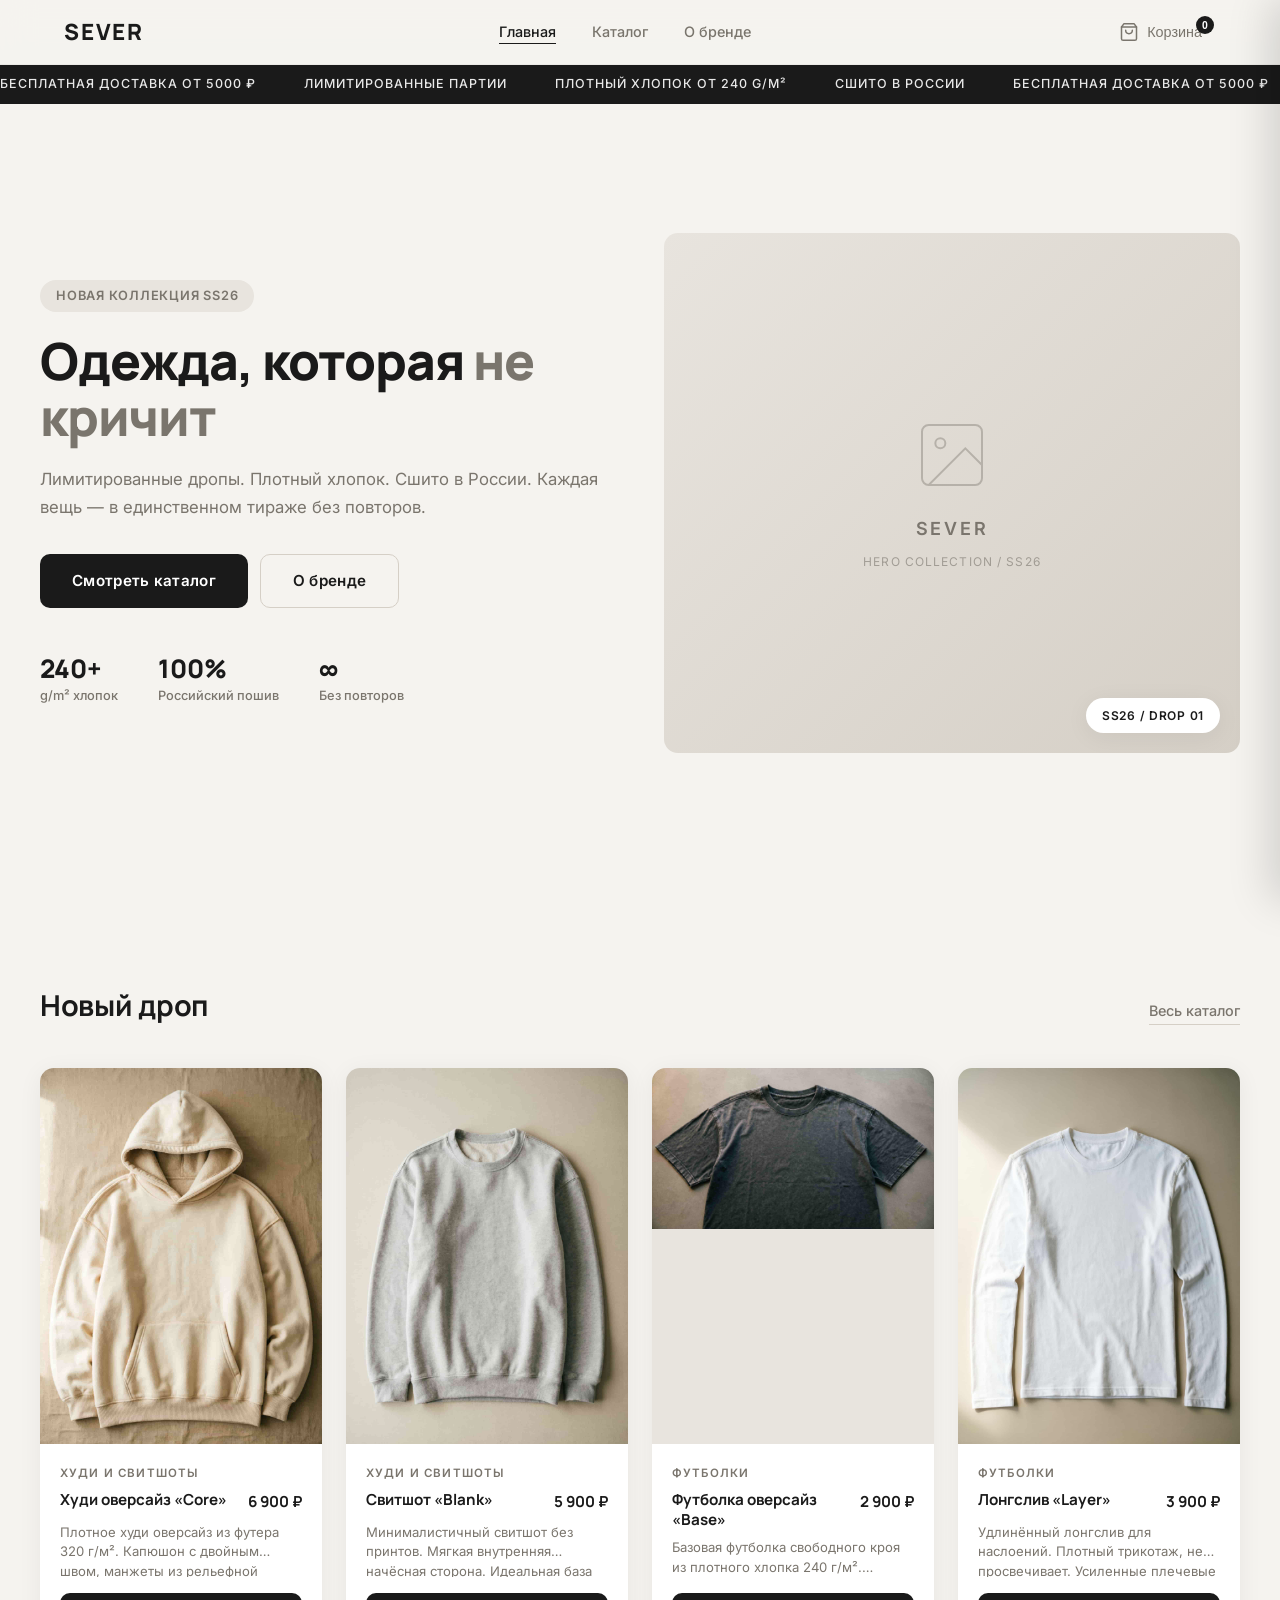
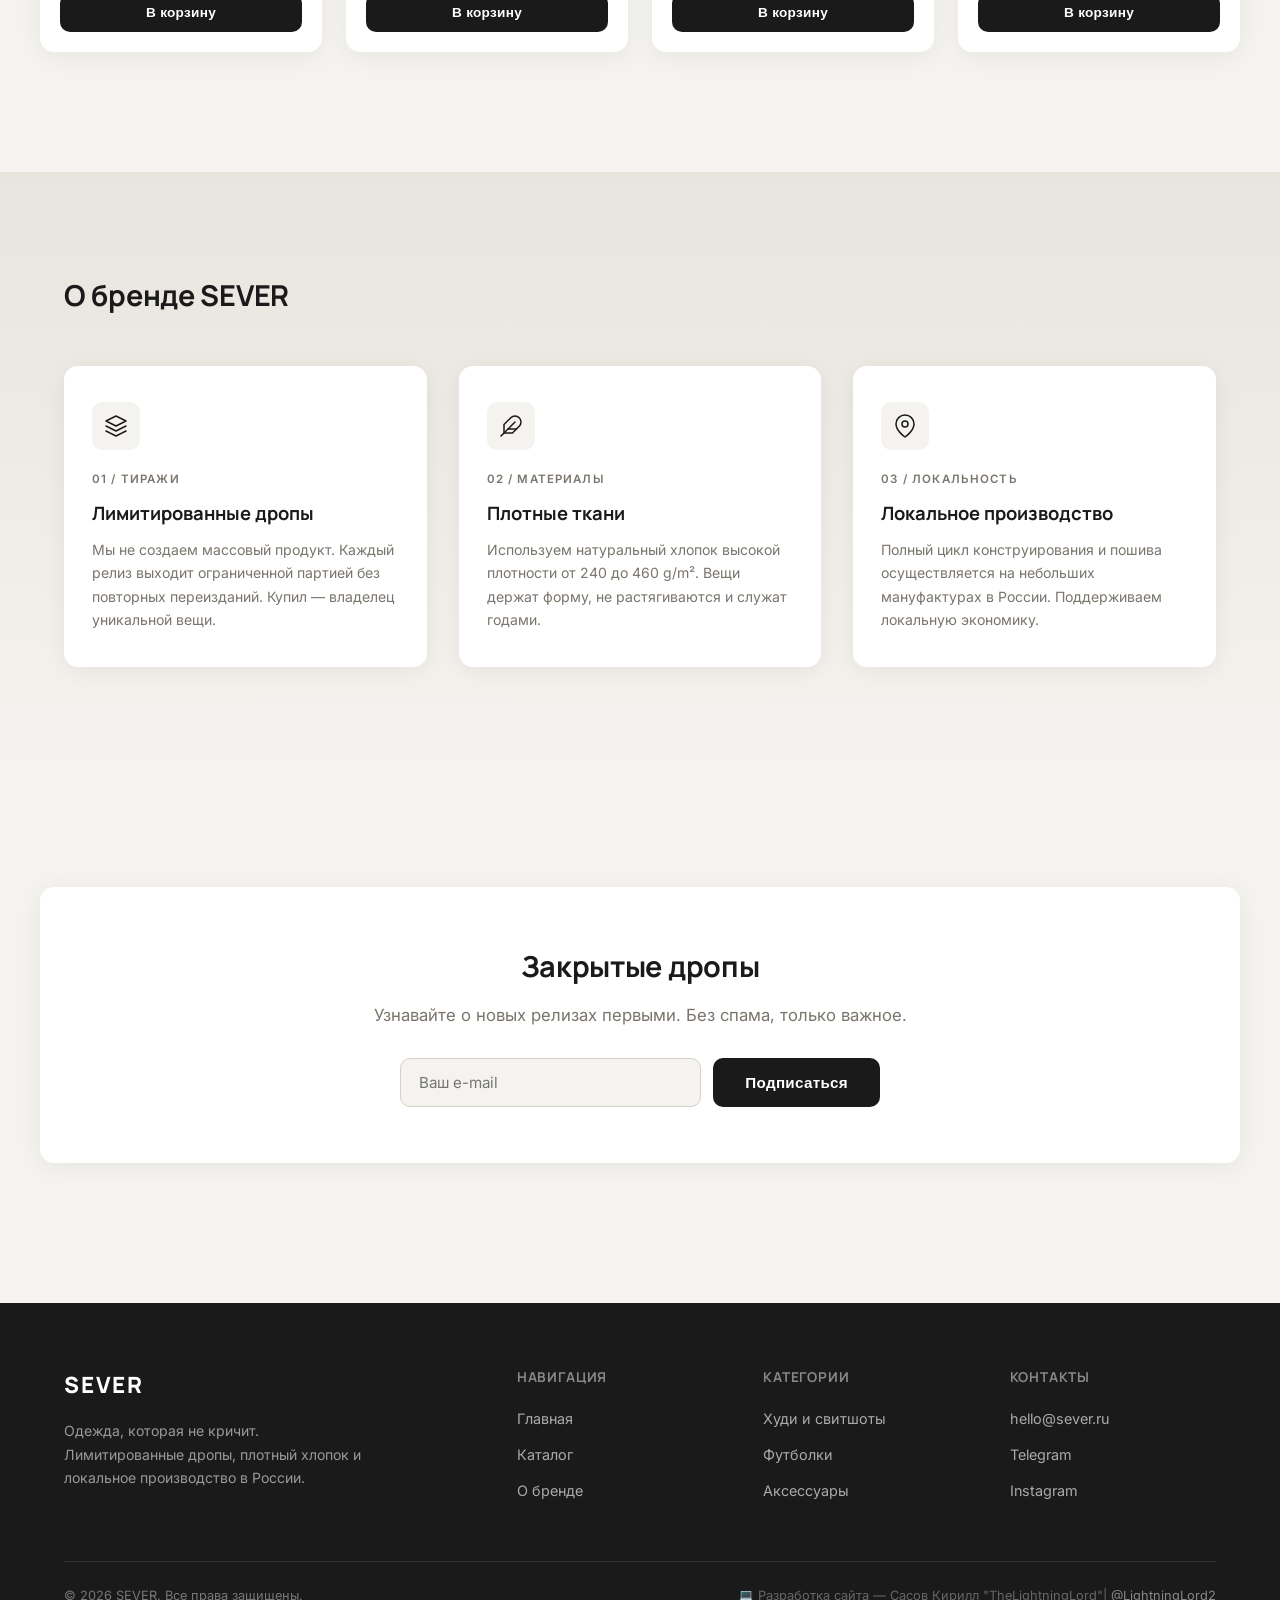
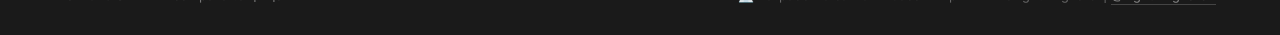
<file: index.html>
<!DOCTYPE html>
<html lang="ru">
<head>
  <meta charset="UTF-8">
  <meta name="viewport" content="width=device-width, initial-scale=1.0">
  <title>SEVER — Одежда, которая не кричит</title>
  <meta name="description" content="Лимитированные дропы. Плотный хлопок. Сшито в России.">

  <link rel="preconnect" href="https://fonts.googleapis.com">
  <link rel="preconnect" href="https://fonts.gstatic.com" crossorigin>
  <link href="https://fonts.googleapis.com/css2?family=Inter:wght@300;400;500;600;700&family=Manrope:wght@400;500;600;700;800&display=swap" rel="stylesheet">

  <link rel="stylesheet" href="css/style.css">
</head>
<body data-page="home">

  <!-- HEADER -->
  <header class="header">
    <div class="container header-nav">
      <a href="index.html" class="logo">SEVER</a>

      <ul class="nav-links">
        <li><a href="index.html" class="nav-link active">Главная</a></li>
        <li><a href="catalog.html" class="nav-link">Каталог</a></li>
        <li><a href="#about" class="nav-link">О бренде</a></li>
      </ul>

      <button class="cart-btn" onclick="toggleCart(true)">
        <svg viewBox="0 0 24 24" fill="none" stroke="currentColor" stroke-width="1.5" stroke-linecap="round" stroke-linejoin="round">
          <path d="M6 2L3 6v14a2 2 0 0 0 2 2h14a2 2 0 0 0 2-2V6l-3-4z"></path>
          <line x1="3" y1="6" x2="21" y2="6"></line>
          <path d="M16 10a4 4 0 0 1-8 0"></path>
        </svg>
        <span>Корзина</span>
        <span class="cart-count" id="cart-count">0</span>
      </button>

      <button class="mobile-menu-btn" aria-label="Меню">
        <span></span>
        <span></span>
        <span></span>
      </button>
    </div>
  </header>

  <!-- MOBILE NAV -->
  <nav class="mobile-nav">
    <a href="index.html" class="nav-link active">Главная</a>
    <a href="catalog.html" class="nav-link">Каталог</a>
    <a href="#about" class="nav-link">О бренде</a>
    <button class="cart-btn" onclick="toggleCart(true)" style="margin-top:20px;">
      <span>Корзина</span>
      <span class="cart-count" id="cart-count-mobile">0</span>
    </button>
  </nav>

  <!-- MARQUEE -->
  <div class="marquee-section">
    <div class="marquee-track">
      <span class="marquee-item">Бесплатная доставка от 5000 ₽</span>
      <span class="marquee-item">Лимитированные партии</span>
      <span class="marquee-item">Плотный хлопок от 240 g/m²</span>
      <span class="marquee-item">Сшито в России</span>
      <span class="marquee-item">Бесплатная доставка от 5000 ₽</span>
      <span class="marquee-item">Лимитированные партии</span>
      <span class="marquee-item">Плотный хлопок от 240 g/m²</span>
      <span class="marquee-item">Сшито в России</span>
    </div>
  </div>

  <!-- MAIN -->
  <main>
    <!-- HERO -->
    <section class="container hero">
      <div class="hero-content">
        <div class="hero-badge">Новая коллекция SS26</div>
        <h1 class="hero-title">Одежда, которая <span>не кричит</span></h1>
        <p class="hero-subtitle">Лимитированные дропы. Плотный хлопок. Сшито в России. Каждая вещь — в единственном тираже без повторов.</p>
        <div class="hero-cta">
          <a href="catalog.html" class="btn">Смотреть каталог</a>
          <a href="#about" class="btn btn-outline">О бренде</a>
        </div>
        <div class="hero-stats">
          <div class="hero-stat">
            <span class="hero-stat-value">240+</span>
            <span class="hero-stat-label">g/m² хлопок</span>
          </div>
          <div class="hero-stat">
            <span class="hero-stat-value">100%</span>
            <span class="hero-stat-label">Российский пошив</span>
          </div>
          <div class="hero-stat">
            <span class="hero-stat-value">∞</span>
            <span class="hero-stat-label">Без повторов</span>
          </div>
        </div>
      </div>
      <div class="hero-image">
        <div class="placeholder-img" style="height:100%;display:flex;flex-direction:column;align-items:center;justify-content:center;background:linear-gradient(135deg,#E8E4DE 0%,#D5CFC6 100%);color:#7A756D;font-size:14px;letter-spacing:0.08em;text-transform:uppercase;padding:30px;text-align:center;">
          <svg width="80" height="80" viewBox="0 0 24 24" fill="none" stroke="currentColor" stroke-width="0.6" style="margin-bottom:20px;opacity:0.4;">
            <rect x="3" y="3" width="18" height="18" rx="2" ry="2"></rect>
            <circle cx="8.5" cy="8.5" r="1.5"></circle>
            <polyline points="21 15 16 10 5 21"></polyline>
          </svg>
          <span style="font-weight:600;font-size:18px;letter-spacing:0.15em;">SEVER</span>
          <span style="font-size:12px;margin-top:8px;opacity:0.6;">HERO COLLECTION / SS26</span>
        </div>
        <div class="hero-image-badge">SS26 / DROP 01</div>
      </div>
    </section>

    <!-- NEW DROP -->
    <section class="container section">
      <div class="section-header">
        <h2 class="section-title">Новый дроп</h2>
        <a href="catalog.html" class="section-link">Весь каталог</a>
      </div>
      <div class="products-grid" id="home-products-grid"></div>
    </section>

    <!-- ABOUT -->
    <section class="about-section" id="about">
      <div class="container">
        <div class="section-header" style="margin-bottom:48px;">
          <h2 class="section-title" style="color:var(--text-color);">О бренде SEVER</h2>
        </div>
        <div class="about-grid">
          <div class="about-card animate-on-scroll stagger-1">
            <div class="about-icon">
              <svg width="24" height="24" viewBox="0 0 24 24" fill="none" stroke="currentColor" stroke-width="1.5" stroke-linecap="round" stroke-linejoin="round"><path d="M12 2L2 7l10 5 10-5-10-5z"></path><path d="M2 17l10 5 10-5"></path><path d="M2 12l10 5 10-5"></path></svg>
            </div>
            <div class="about-number">01 / ТИРАЖИ</div>
            <h3 class="about-title">Лимитированные дропы</h3>
            <p class="about-desc">Мы не создаем массовый продукт. Каждый релиз выходит ограниченной партией без повторных переизданий. Купил — владелец уникальной вещи.</p>
          </div>
          <div class="about-card animate-on-scroll stagger-2">
            <div class="about-icon">
              <svg width="24" height="24" viewBox="0 0 24 24" fill="none" stroke="currentColor" stroke-width="1.5" stroke-linecap="round" stroke-linejoin="round"><path d="M20.24 12.24a6 6 0 0 0-8.49-8.49L5 10.5V19h8.5l6.74-6.76z"></path><line x1="16" y1="8" x2="2" y2="22"></line><line x1="17.5" y1="15" x2="9" y2="15"></line></svg>
            </div>
            <div class="about-number">02 / МАТЕРИАЛЫ</div>
            <h3 class="about-title">Плотные ткани</h3>
            <p class="about-desc">Используем натуральный хлопок высокой плотности от 240 до 460 g/m². Вещи держат форму, не растягиваются и служат годами.</p>
          </div>
          <div class="about-card animate-on-scroll stagger-3">
            <div class="about-icon">
              <svg width="24" height="24" viewBox="0 0 24 24" fill="none" stroke="currentColor" stroke-width="1.5" stroke-linecap="round" stroke-linejoin="round"><path d="M21 10c0 7-9 13-9 13s-9-6-9-13a9 9 0 0 1 18 0z"></path><circle cx="12" cy="10" r="3"></circle></svg>
            </div>
            <div class="about-number">03 / ЛОКАЛЬНОСТЬ</div>
            <h3 class="about-title">Локальное производство</h3>
            <p class="about-desc">Полный цикл конструирования и пошива осуществляется на небольших мануфактурах в России. Поддерживаем локальную экономику.</p>
          </div>
        </div>
      </div>
    </section>

    <!-- SUBSCRIBE -->
    <section class="container section">
      <div class="subscribe-section animate-on-scroll">
        <h2 class="section-title" style="margin-bottom: 12px; text-align: center;">Закрытые дропы</h2>
        <p class="hero-subtitle" style="margin-bottom: 0; text-align: center;">Узнавайте о новых релизах первыми. Без спама, только важное.</p>
        <form class="subscribe-form" onsubmit="handleSubscribe(event)">
          <input type="email" placeholder="Ваш e-mail" required class="subscribe-input">
          <button type="submit" class="btn">Подписаться</button>
        </form>
      </div>
    </section>
  </main>

  <!-- FOOTER -->
  <footer class="footer">
    <div class="container">
      <div class="footer-grid">
        <div class="footer-brand">
          <a href="index.html" class="logo">SEVER</a>
          <p class="footer-desc">Одежда, которая не кричит. Лимитированные дропы, плотный хлопок и локальное производство в России.</p>
        </div>
        <div>
          <h4 class="footer-col-title">Навигация</h4>
          <ul class="footer-links">
            <li><a href="index.html">Главная</a></li>
            <li><a href="catalog.html">Каталог</a></li>
            <li><a href="#about">О бренде</a></li>
          </ul>
        </div>
        <div>
          <h4 class="footer-col-title">Категории</h4>
          <ul class="footer-links">
            <li><a href="catalog.html">Худи и свитшоты</a></li>
            <li><a href="catalog.html">Футболки</a></li>
            <li><a href="catalog.html">Аксессуары</a></li>
          </ul>
        </div>
        <div>
          <h4 class="footer-col-title">Контакты</h4>
          <ul class="footer-links">
            <li><a href="mailto:hello@sever.ru">hello@sever.ru</a></li>
            <li><a href="https://t.me/severbrand" target="_blank">Telegram</a></li>
            <li><a href="#" onclick="showToast('Скоро откроемся'); return false;">Instagram</a></li>
          </ul>
        </div>
      </div>
      <div class="footer-bottom">
        <div class="footer-copyright">© 2026 SEVER. Все права защищены.</div>
        <div class="footer-dev">💻 Разработка сайта — Сасов Кирилл "TheLightningLord"| <a href="https://t.me/Lightning" target="_blank">@LightningLord2</a></div>
      </div>
    </div>
  </footer>

  <!-- CART DRAWER -->
  <div class="cart-drawer-overlay" id="cart-overlay" onclick="toggleCart(false)"></div>
  <aside class="cart-drawer" id="cart-drawer">
    <div class="cart-header">
      <h3 class="cart-title">Ваша корзина</h3>
      <button class="cart-close-btn" onclick="toggleCart(false)">&times;</button>
    </div>
    <div class="cart-body" id="cart-items"></div>
    <div class="cart-footer">
      <div class="cart-total">
        <span class="cart-total-label">Итого:</span>
        <span id="cart-total-price">0 ₽</span>
      </div>
      <button class="btn" style="width: 100%;" onclick="handleCheckout()">Перейти к оформлению</button>
    </div>
  </aside>

  <!-- PRODUCT MODAL -->
  <div class="modal-overlay" id="product-modal-overlay" onclick="closeModalOnOverlay(event)">
    <div class="product-modal">
      <button class="modal-close-btn" onclick="closeModal()">&times;</button>
      <div class="modal-img-wrap" id="modal-img-container"></div>
      <div class="modal-content">
        <div class="modal-category" id="modal-category">Категория</div>
        <h2 class="modal-title" id="modal-title">Название товара</h2>
        <div class="modal-price" id="modal-price">0 ₽</div>
        <p class="modal-desc" id="modal-desc">Описание товара...</p>
        <div class="modal-features" id="modal-features"></div>

        <div class="size-selector">
          <span class="size-label">Выберите размер:</span>
          <div class="size-options">
            <button class="size-btn active" onclick="selectSize(this)">S</button>
            <button class="size-btn" onclick="selectSize(this)">M</button>
            <button class="size-btn" onclick="selectSize(this)">L</button>
            <button class="size-btn" onclick="selectSize(this)">XL</button>
          </div>
        </div>

        <button class="btn" id="modal-add-btn" style="margin-top: auto;">Добавить в корзину</button>
      </div>
    </div>
  </div>

  <!-- TOAST -->
  <div class="toast" id="toast"></div>

  <!-- SCROLL TO TOP -->
  <button class="scroll-top" aria-label="Наверх">↑</button>

  <script src="js/main.js"></script>
</body>
</html>
</file>
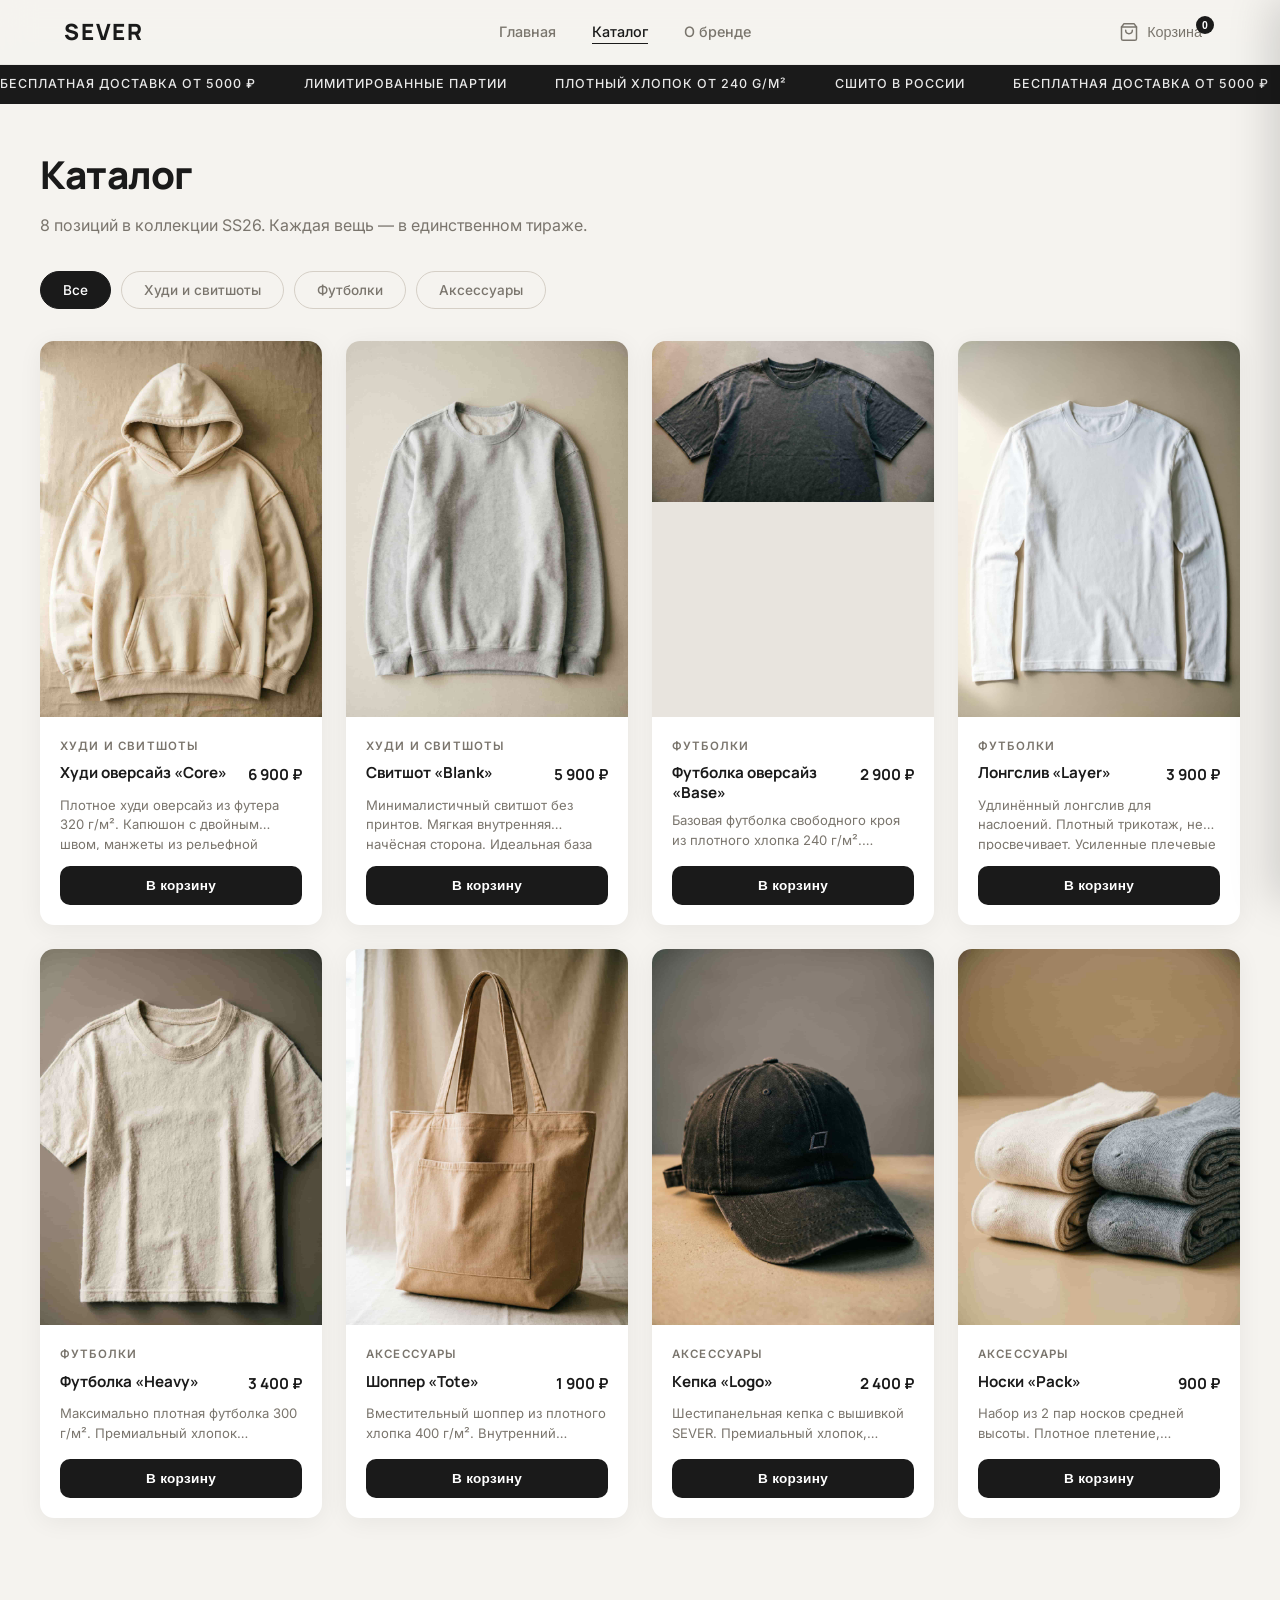
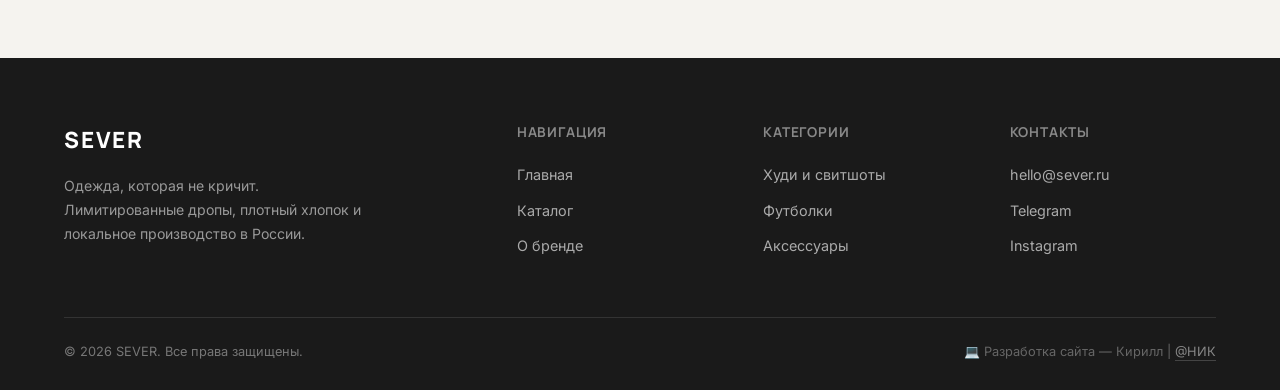
<file: catalog.html>
<!DOCTYPE html>
<html lang="ru">
<head>
  <meta charset="UTF-8">
  <meta name="viewport" content="width=device-width, initial-scale=1.0">
  <title>Каталог — SEVER</title>
  <meta name="description" content="Каталог одежды SEVER. Худи, футболки и аксессуары из плотного хлопка.">

  <link rel="preconnect" href="https://fonts.googleapis.com">
  <link rel="preconnect" href="https://fonts.gstatic.com" crossorigin>
  <link href="https://fonts.googleapis.com/css2?family=Inter:wght@300;400;500;600;700&family=Manrope:wght@400;500;600;700;800&display=swap" rel="stylesheet">

  <link rel="stylesheet" href="css/style.css">
</head>
<body data-page="catalog">

  <!-- HEADER -->
  <header class="header">
    <div class="container header-nav">
      <a href="index.html" class="logo">SEVER</a>

      <ul class="nav-links">
        <li><a href="index.html" class="nav-link">Главная</a></li>
        <li><a href="catalog.html" class="nav-link active">Каталог</a></li>
        <li><a href="index.html#about" class="nav-link">О бренде</a></li>
      </ul>

      <button class="cart-btn" onclick="toggleCart(true)">
        <svg viewBox="0 0 24 24" fill="none" stroke="currentColor" stroke-width="1.5" stroke-linecap="round" stroke-linejoin="round">
          <path d="M6 2L3 6v14a2 2 0 0 0 2 2h14a2 2 0 0 0 2-2V6l-3-4z"></path>
          <line x1="3" y1="6" x2="21" y2="6"></line>
          <path d="M16 10a4 4 0 0 1-8 0"></path>
        </svg>
        <span>Корзина</span>
        <span class="cart-count" id="cart-count">0</span>
      </button>

      <button class="mobile-menu-btn" aria-label="Меню">
        <span></span>
        <span></span>
        <span></span>
      </button>
    </div>
  </header>

  <!-- MOBILE NAV -->
  <nav class="mobile-nav">
    <a href="index.html" class="nav-link">Главная</a>
    <a href="catalog.html" class="nav-link active">Каталог</a>
    <a href="index.html#about" class="nav-link">О бренде</a>
    <button class="cart-btn" onclick="toggleCart(true)" style="margin-top:20px;">
      <span>Корзина</span>
      <span class="cart-count" id="cart-count-mobile">0</span>
    </button>
  </nav>

  <!-- MARQUEE -->
  <div class="marquee-section">
    <div class="marquee-track">
      <span class="marquee-item">Бесплатная доставка от 5000 ₽</span>
      <span class="marquee-item">Лимитированные партии</span>
      <span class="marquee-item">Плотный хлопок от 240 g/m²</span>
      <span class="marquee-item">Сшито в России</span>
      <span class="marquee-item">Бесплатная доставка от 5000 ₽</span>
      <span class="marquee-item">Лимитированные партии</span>
      <span class="marquee-item">Плотный хлоток от 240 g/m²</span>
      <span class="marquee-item">Сшито в России</span>
    </div>
  </div>

  <!-- MAIN -->
  <main class="container section" style="padding-top:40px;">
    <div class="catalog-hero">
      <h1 class="catalog-hero-title">Каталог</h1>
      <p class="catalog-hero-subtitle">8 позиций в коллекции SS26. Каждая вещь — в единственном тираже.</p>
    </div>

    <!-- FILTERS -->
    <div class="catalog-filters">
      <button class="filter-btn active" onclick="filterCategory('all', this)">Все</button>
      <button class="filter-btn" onclick="filterCategory('hoodies', this)">Худи и свитшоты</button>
      <button class="filter-btn" onclick="filterCategory('tees', this)">Футболки</button>
      <button class="filter-btn" onclick="filterCategory('access', this)">Аксессуары</button>
    </div>

    <!-- GRID -->
    <div class="products-grid" id="catalog-products-grid"></div>
  </main>

  <!-- FOOTER -->
  <footer class="footer">
    <div class="container">
      <div class="footer-grid">
        <div class="footer-brand">
          <a href="index.html" class="logo">SEVER</a>
          <p class="footer-desc">Одежда, которая не кричит. Лимитированные дропы, плотный хлопок и локальное производство в России.</p>
        </div>
        <div>
          <h4 class="footer-col-title">Навигация</h4>
          <ul class="footer-links">
            <li><a href="index.html">Главная</a></li>
            <li><a href="catalog.html">Каталог</a></li>
            <li><a href="index.html#about">О бренде</a></li>
          </ul>
        </div>
        <div>
          <h4 class="footer-col-title">Категории</h4>
          <ul class="footer-links">
            <li><a href="catalog.html">Худи и свитшоты</a></li>
            <li><a href="catalog.html">Футболки</a></li>
            <li><a href="catalog.html">Аксессуары</a></li>
          </ul>
        </div>
        <div>
          <h4 class="footer-col-title">Контакты</h4>
          <ul class="footer-links">
            <li><a href="mailto:hello@sever.ru">hello@sever.ru</a></li>
            <li><a href="https://t.me/severbrand" target="_blank">Telegram</a></li>
            <li><a href="#" onclick="showToast('Скоро откроемся'); return false;">Instagram</a></li>
          </ul>
        </div>
      </div>
      <div class="footer-bottom">
        <div class="footer-copyright">© 2026 SEVER. Все права защищены.</div>
        <div class="footer-dev">💻 Разработка сайта — Кирилл | <a href="https://t.me/НИК" target="_blank">@НИК</a></div>
      </div>
    </div>
  </footer>

  <!-- CART DRAWER -->
  <div class="cart-drawer-overlay" id="cart-overlay" onclick="toggleCart(false)"></div>
  <aside class="cart-drawer" id="cart-drawer">
    <div class="cart-header">
      <h3 class="cart-title">Ваша корзина</h3>
      <button class="cart-close-btn" onclick="toggleCart(false)">&times;</button>
    </div>
    <div class="cart-body" id="cart-items"></div>
    <div class="cart-footer">
      <div class="cart-total">
        <span class="cart-total-label">Итого:</span>
        <span id="cart-total-price">0 ₽</span>
      </div>
      <button class="btn" style="width: 100%;" onclick="handleCheckout()">Перейти к оформлению</button>
    </div>
  </aside>

  <!-- PRODUCT MODAL -->
  <div class="modal-overlay" id="product-modal-overlay" onclick="closeModalOnOverlay(event)">
    <div class="product-modal">
      <button class="modal-close-btn" onclick="closeModal()">&times;</button>
      <div class="modal-img-wrap" id="modal-img-container"></div>
      <div class="modal-content">
        <div class="modal-category" id="modal-category">Категория</div>
        <h2 class="modal-title" id="modal-title">Название товара</h2>
        <div class="modal-price" id="modal-price">0 ₽</div>
        <p class="modal-desc" id="modal-desc">Описание товара...</p>
        <div class="modal-features" id="modal-features"></div>

        <div class="size-selector">
          <span class="size-label">Выберите размер:</span>
          <div class="size-options">
            <button class="size-btn active" onclick="selectSize(this)">S</button>
            <button class="size-btn" onclick="selectSize(this)">M</button>
            <button class="size-btn" onclick="selectSize(this)">L</button>
            <button class="size-btn" onclick="selectSize(this)">XL</button>
          </div>
        </div>

        <button class="btn" id="modal-add-btn" style="margin-top: auto;">Добавить в корзину</button>
      </div>
    </div>
  </div>

  <!-- TOAST -->
  <div class="toast" id="toast"></div>

  <!-- SCROLL TO TOP -->
  <button class="scroll-top" aria-label="Наверх">↑</button>

  <script src="js/main.js"></script>
</body>
</html>
</file>
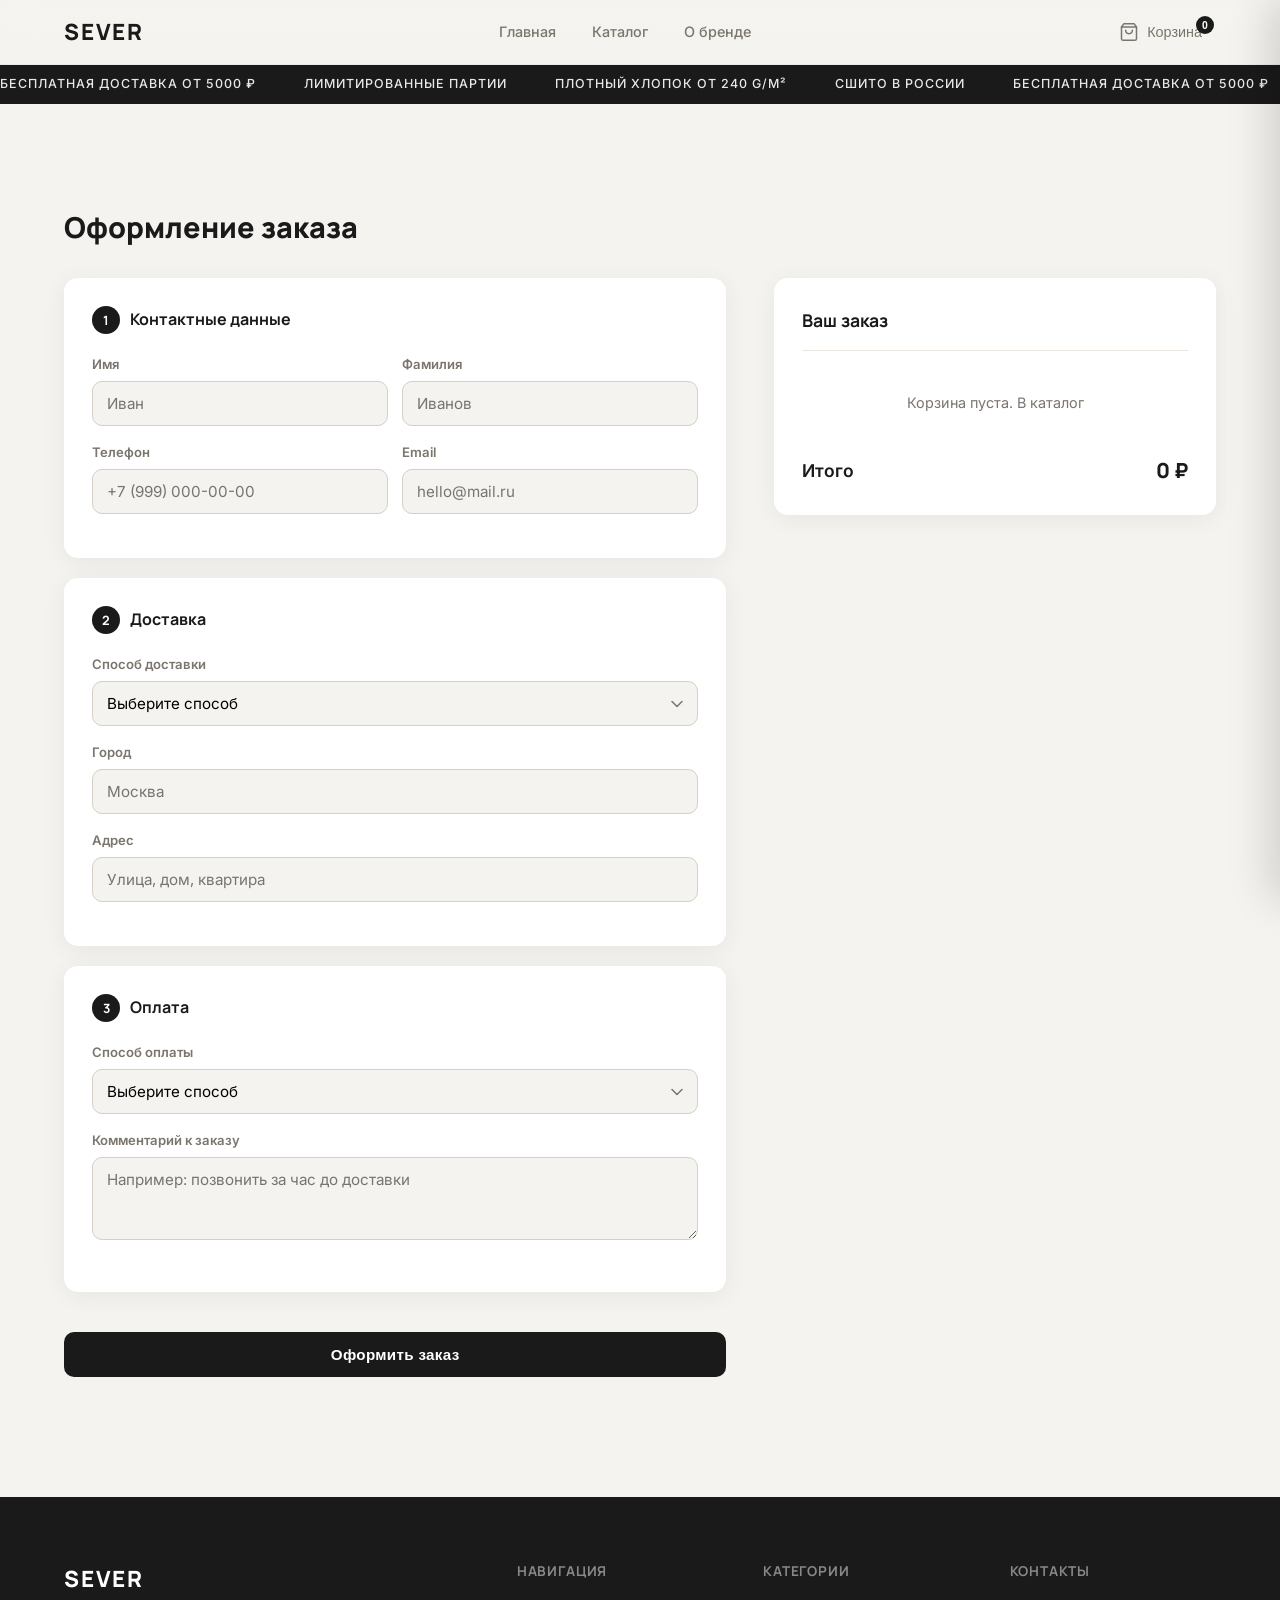
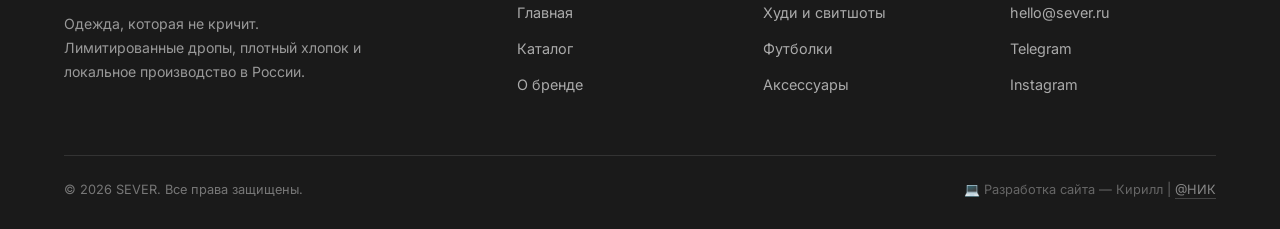
<file: checkout.html>
<!DOCTYPE html>
<html lang="ru">
<head>
  <meta charset="UTF-8">
  <meta name="viewport" content="width=device-width, initial-scale=1.0">
  <title>Оформление заказа — SEVER</title>
  <meta name="description" content="Оформление заказа в магазине SEVER.">

  <link rel="preconnect" href="https://fonts.googleapis.com">
  <link rel="preconnect" href="https://fonts.gstatic.com" crossorigin>
  <link href="https://fonts.googleapis.com/css2?family=Inter:wght@300;400;500;600;700&family=Manrope:wght@400;500;600;700;800&display=swap" rel="stylesheet">

  <link rel="stylesheet" href="css/style.css">
</head>
<body data-page="checkout">

  <!-- HEADER -->
  <header class="header">
    <div class="container header-nav">
      <a href="index.html" class="logo">SEVER</a>

      <ul class="nav-links">
        <li><a href="index.html" class="nav-link">Главная</a></li>
        <li><a href="catalog.html" class="nav-link">Каталог</a></li>
        <li><a href="index.html#about" class="nav-link">О бренде</a></li>
      </ul>

      <button class="cart-btn" onclick="toggleCart(true)">
        <svg viewBox="0 0 24 24" fill="none" stroke="currentColor" stroke-width="1.5" stroke-linecap="round" stroke-linejoin="round">
          <path d="M6 2L3 6v14a2 2 0 0 0 2 2h14a2 2 0 0 0 2-2V6l-3-4z"></path>
          <line x1="3" y1="6" x2="21" y2="6"></line>
          <path d="M16 10a4 4 0 0 1-8 0"></path>
        </svg>
        <span>Корзина</span>
        <span class="cart-count" id="cart-count">0</span>
      </button>

      <button class="mobile-menu-btn" aria-label="Меню">
        <span></span>
        <span></span>
        <span></span>
      </button>
    </div>
  </header>

  <!-- MOBILE NAV -->
  <nav class="mobile-nav">
    <a href="index.html" class="nav-link">Главная</a>
    <a href="catalog.html" class="nav-link">Каталог</a>
    <a href="index.html#about" class="nav-link">О бренде</a>
    <button class="cart-btn" onclick="toggleCart(true)" style="margin-top:20px;">
      <span>Корзина</span>
      <span class="cart-count" id="cart-count-mobile">0</span>
    </button>
  </nav>

  <!-- MARQUEE -->
  <div class="marquee-section">
    <div class="marquee-track">
      <span class="marquee-item">Бесплатная доставка от 5000 ₽</span>
      <span class="marquee-item">Лимитированные партии</span>
      <span class="marquee-item">Плотный хлопок от 240 g/m²</span>
      <span class="marquee-item">Сшито в России</span>
      <span class="marquee-item">Бесплатная доставка от 5000 ₽</span>
      <span class="marquee-item">Лимитированные партии</span>
      <span class="marquee-item">Плотный хлопок от 240 g/m²</span>
      <span class="marquee-item">Сшито в России</span>
    </div>
  </div>

  <!-- CHECKOUT -->
  <main class="container checkout-page">
    <h1 class="checkout-title">Оформление заказа</h1>

    <div class="checkout-grid">
      <div class="checkout-form-wrapper">
        <form id="checkout-form">

          <div class="checkout-section">
            <div class="checkout-section-title"><span>1</span> Контактные данные</div>
            <div class="form-row">
              <div class="form-group">
                <label>Имя</label>
                <input type="text" class="form-input" placeholder="Иван" required>
              </div>
              <div class="form-group">
                <label>Фамилия</label>
                <input type="text" class="form-input" placeholder="Иванов" required>
              </div>
            </div>
            <div class="form-row">
              <div class="form-group">
                <label>Телефон</label>
                <input type="tel" class="form-input" placeholder="+7 (999) 000-00-00" required>
              </div>
              <div class="form-group">
                <label>Email</label>
                <input type="email" class="form-input" placeholder="hello@mail.ru" required>
              </div>
            </div>
          </div>

          <div class="checkout-section">
            <div class="checkout-section-title"><span>2</span> Доставка</div>
            <div class="form-group">
              <label>Способ доставки</label>
              <select class="form-input form-select" required>
                <option value="">Выберите способ</option>
                <option value="courier">Курьером по Москве — 390 ₽</option>
                <option value="sdek">СДЭК до пункта выдачи — 290 ₽</option>
                <option value="pochta">Почта России — 350 ₽</option>
                <option value="pickup">Самовывоз (Москва, м. Тульская) — бесплатно</option>
              </select>
            </div>
            <div class="form-group">
              <label>Город</label>
              <input type="text" class="form-input" placeholder="Москва" required>
            </div>
            <div class="form-group">
              <label>Адрес</label>
              <input type="text" class="form-input" placeholder="Улица, дом, квартира" required>
            </div>
          </div>

          <div class="checkout-section">
            <div class="checkout-section-title"><span>3</span> Оплата</div>
            <div class="form-group">
              <label>Способ оплаты</label>
              <select class="form-input form-select" required>
                <option value="">Выберите способ</option>
                <option value="card">Банковская карта онлайн</option>
                <option value="sbp">СБП (Система быстрых платежей)</option>
                <option value="cash">Наличными при получении</option>
              </select>
            </div>
            <div class="form-group">
              <label>Комментарий к заказу</label>
              <textarea class="form-input" rows="3" placeholder="Например: позвонить за час до доставки"></textarea>
            </div>
          </div>

          <button type="submit" class="btn summary-btn" style="width:100%;">Оформить заказ</button>
        </form>
      </div>

      <aside class="checkout-summary">
        <div class="summary-title">Ваш заказ</div>
        <div id="checkout-summary-items"></div>
        <div class="summary-total">
          <span>Итого</span>
          <span id="checkout-summary-total">0 ₽</span>
        </div>
      </aside>
    </div>
  </main>

  <!-- FOOTER -->
  <footer class="footer">
    <div class="container">
      <div class="footer-grid">
        <div class="footer-brand">
          <a href="index.html" class="logo">SEVER</a>
          <p class="footer-desc">Одежда, которая не кричит. Лимитированные дропы, плотный хлопок и локальное производство в России.</p>
        </div>
        <div>
          <h4 class="footer-col-title">Навигация</h4>
          <ul class="footer-links">
            <li><a href="index.html">Главная</a></li>
            <li><a href="catalog.html">Каталог</a></li>
            <li><a href="index.html#about">О бренде</a></li>
          </ul>
        </div>
        <div>
          <h4 class="footer-col-title">Категории</h4>
          <ul class="footer-links">
            <li><a href="catalog.html">Худи и свитшоты</a></li>
            <li><a href="catalog.html">Футболки</a></li>
            <li><a href="catalog.html">Аксессуары</a></li>
          </ul>
        </div>
        <div>
          <h4 class="footer-col-title">Контакты</h4>
          <ul class="footer-links">
            <li><a href="mailto:hello@sever.ru">hello@sever.ru</a></li>
            <li><a href="https://t.me/severbrand" target="_blank">Telegram</a></li>
            <li><a href="#" onclick="showToast('Скоро откроемся'); return false;">Instagram</a></li>
          </ul>
        </div>
      </div>
      <div class="footer-bottom">
        <div class="footer-copyright">© 2026 SEVER. Все права защищены.</div>
        <div class="footer-dev">💻 Разработка сайта — Кирилл | <a href="https://t.me/НИК" target="_blank">@НИК</a></div>
      </div>
    </div>
  </footer>

  <!-- CART DRAWER -->
  <div class="cart-drawer-overlay" id="cart-overlay" onclick="toggleCart(false)"></div>
  <aside class="cart-drawer" id="cart-drawer">
    <div class="cart-header">
      <h3 class="cart-title">Ваша корзина</h3>
      <button class="cart-close-btn" onclick="toggleCart(false)">&times;</button>
    </div>
    <div class="cart-body" id="cart-items"></div>
    <div class="cart-footer">
      <div class="cart-total">
        <span class="cart-total-label">Итого:</span>
        <span id="cart-total-price">0 ₽</span>
      </div>
      <button class="btn" style="width: 100%;" onclick="handleCheckout()">Перейти к оформлению</button>
    </div>
  </aside>

  <!-- TOAST -->
  <div class="toast" id="toast"></div>

  <!-- SCROLL TO TOP -->
  <button class="scroll-top" aria-label="Наверх">↑</button>

  <script src="js/main.js"></script>
</body>
</html>
</file>
<file: css/style.css>
/* ========================================
   SEVER — Style Sheet
   ======================================== */

:root {
    --bg: #F5F3EF;
    --bg-warm: #E8E4DE;
    --bg-card: #FFFFFF;
    --text: #1A1A1A;
    --text-secondary: #7A756D;
    --border: #D5CFC6;
    --border-light: #EBE7E0;
    --white: #FFFFFF;
    --accent: #1A1A1A;
    --radius: 14px;
    --radius-sm: 10px;
    --shadow: 0 4px 24px rgba(0,0,0,0.06);
    --shadow-lg: 0 12px 40px rgba(0,0,0,0.10);
    --transition: 0.3s cubic-bezier(0.25, 0.46, 0.45, 0.94);
}

* { box-sizing: border-box; margin: 0; padding: 0; }

html { scroll-behavior: smooth; }

body {
    background: var(--bg);
    color: var(--text);
    font-family: 'Inter', 'Manrope', -apple-system, BlinkMacSystemFont, sans-serif;
    line-height: 1.6;
    overflow-x: hidden;
    -webkit-font-smoothing: antialiased;
}

a { text-decoration: none; color: inherit; transition: var(--transition); }
ul { list-style: none; }
img { max-width: 100%; display: block; }

.container {
    max-width: 1200px;
    margin: 0 auto;
    padding: 0 24px;
}

.section { padding: 80px 0; }

/* --- Buttons --- */
.btn {
    display: inline-flex;
    align-items: center;
    justify-content: center;
    gap: 8px;
    background: var(--accent);
    color: var(--white);
    padding: 14px 32px;
    border-radius: var(--radius-sm);
    font-weight: 600;
    font-size: 0.95rem;
    border: none;
    cursor: pointer;
    transition: var(--transition);
    letter-spacing: 0.02em;
}
.btn:hover { transform: translateY(-2px); box-shadow: var(--shadow-lg); opacity: 0.9; }

.btn-outline {
    background: transparent;
    color: var(--text);
    border: 1.5px solid var(--border);
}
.btn-outline:hover { background: var(--text); color: var(--white); border-color: var(--text); }

/* --- Fade In --- */
.fade-in,
.animate-on-scroll {
    opacity: 0;
    transform: translateY(30px);
    transition: opacity 0.8s ease-out, transform 0.8s ease-out;
}
.fade-in.visible,
.animate-on-scroll.visible {
    opacity: 1;
    transform: translateY(0);
}
.stagger-1 { transition-delay: 0.1s; }
.stagger-2 { transition-delay: 0.2s; }
.stagger-3 { transition-delay: 0.3s; }

/* ========================================
   HEADER
   ======================================== */
.header {
    position: fixed;
    top: 0; left: 0;
    width: 100%;
    background: rgba(245, 243, 239, 0.92);
    backdrop-filter: blur(16px);
    -webkit-backdrop-filter: blur(16px);
    z-index: 1000;
    border-bottom: 1px solid transparent;
    transition: var(--transition);
}
.header.scrolled {
    border-bottom-color: var(--border-light);
    box-shadow: 0 2px 20px rgba(0,0,0,0.04);
}

.header-nav {
    display: flex;
    align-items: center;
    justify-content: space-between;
    height: 64px;
}

.logo {
    font-family: 'Manrope', sans-serif;
    font-size: 1.4rem;
    font-weight: 800;
    letter-spacing: 0.08em;
    color: var(--text);
}

.nav-links {
    display: flex;
    gap: 36px;
    align-items: center;
}
.nav-link {
    font-size: 0.9rem;
    font-weight: 500;
    color: var(--text-secondary);
    position: relative;
    padding: 4px 0;
}
.nav-link:hover,
.nav-link.active { color: var(--text); }
.nav-link.active::after {
    content: '';
    position: absolute;
    bottom: 0; left: 0;
    width: 100%; height: 1.5px;
    background: var(--text);
}

.cart-btn {
    display: flex;
    align-items: center;
    gap: 8px;
    background: none;
    border: none;
    cursor: pointer;
    font-size: 0.9rem;
    font-weight: 500;
    color: var(--text-secondary);
    padding: 8px 14px;
    border-radius: var(--radius-sm);
    transition: var(--transition);
    position: relative;
}
.cart-btn:hover { background: var(--bg-warm); color: var(--text); }
.cart-btn svg { width: 20px; height: 20px; stroke-width: 1.8; }

.cart-count {
    position: absolute;
    top: 2px; right: 2px;
    background: var(--text);
    color: var(--white);
    font-size: 0.65rem;
    font-weight: 700;
    width: 18px; height: 18px;
    border-radius: 50%;
    display: flex;
    align-items: center;
    justify-content: center;
}

/* Mobile menu button */
.mobile-menu-btn {
    display: none;
    flex-direction: column;
    gap: 5px;
    background: none;
    border: none;
    cursor: pointer;
    padding: 8px;
    z-index: 1001;
}
.mobile-menu-btn span {
    display: block;
    width: 24px;
    height: 1.5px;
    background: var(--text);
    transition: var(--transition);
}
.mobile-menu-btn.active span:nth-child(1) { transform: rotate(45deg) translate(4px, 4px); }
.mobile-menu-btn.active span:nth-child(2) { opacity: 0; }
.mobile-menu-btn.active span:nth-child(3) { transform: rotate(-45deg) translate(5px, -5px); }

/* Mobile nav */
.mobile-nav {
    position: fixed;
    top: 64px; left: 0;
    width: 100%;
    background: var(--bg);
    border-bottom: 1px solid var(--border-light);
    padding: 24px;
    display: flex;
    flex-direction: column;
    gap: 16px;
    z-index: 999;
    transform: translateY(-150%);
    transition: transform 0.35s ease;
}
.mobile-nav.open { transform: translateY(0); }
.mobile-nav .nav-link {
    font-size: 1.1rem;
    padding: 8px 0;
    border-bottom: 1px solid var(--border-light);
}
.mobile-nav .cart-btn {
    justify-content: flex-start;
    padding: 12px 0;
    font-size: 1.1rem;
}

/* ========================================
   MARQUEE
   ======================================== */
.marquee-section {
    background: var(--text);
    color: var(--white);
    padding: 10px 0;
    overflow: hidden;
    margin-top: 64px;
}
.marquee-track {
    display: flex;
    gap: 48px;
    width: max-content;
    animation: marquee 24s linear infinite;
}
.marquee-item {
    font-size: 0.78rem;
    font-weight: 500;
    letter-spacing: 0.08em;
    text-transform: uppercase;
    white-space: nowrap;
    opacity: 0.9;
}
@keyframes marquee {
    0% { transform: translateX(0); }
    100% { transform: translateX(-50%); }
}

/* ========================================
   HERO
   ======================================== */
.hero {
    display: grid;
    grid-template-columns: 1fr 1fr;
    gap: 48px;
    align-items: center;
    min-height: calc(100vh - 64px - 38px);
    padding: 60px 0 80px;
}

.hero-content { max-width: 560px; }

.hero-badge {
    display: inline-block;
    background: var(--bg-warm);
    color: var(--text-secondary);
    padding: 6px 16px;
    border-radius: 100px;
    font-size: 0.8rem;
    font-weight: 600;
    letter-spacing: 0.06em;
    text-transform: uppercase;
    margin-bottom: 20px;
}

.hero-title {
    font-family: 'Manrope', sans-serif;
    font-size: 3.2rem;
    font-weight: 800;
    line-height: 1.1;
    letter-spacing: -0.02em;
    margin-bottom: 20px;
}
.hero-title span { color: var(--text-secondary); }

.hero-subtitle {
    font-size: 1.05rem;
    color: var(--text-secondary);
    line-height: 1.7;
    margin-bottom: 32px;
}

.hero-cta { display: flex; gap: 12px; flex-wrap: wrap; margin-bottom: 48px; }

.hero-stats {
    display: flex;
    gap: 40px;
}
.hero-stat { display: flex; flex-direction: column; gap: 4px; }
.hero-stat-value {
    font-family: 'Manrope', sans-serif;
    font-size: 1.6rem;
    font-weight: 800;
    color: var(--text);
    line-height: 1;
}
.hero-stat-label {
    font-size: 0.8rem;
    color: var(--text-secondary);
    font-weight: 500;
}

.hero-image {
    position: relative;
    height: 520px;
    border-radius: var(--radius);
    overflow: hidden;
}
.hero-image .placeholder-img {
    width: 100%; height: 100%;
    display: flex;
    flex-direction: column;
    align-items: center;
    justify-content: center;
    background: linear-gradient(135deg, #E8E4DE 0%, #D5CFC6 100%);
    color: #7A756D;
    font-size: 14px;
    letter-spacing: 0.08em;
    text-transform: uppercase;
    padding: 30px;
    text-align: center;
}
.hero-image-badge {
    position: absolute;
    bottom: 20px; right: 20px;
    background: var(--white);
    padding: 8px 16px;
    border-radius: 100px;
    font-size: 0.75rem;
    font-weight: 600;
    letter-spacing: 0.06em;
    box-shadow: var(--shadow);
}

/* ========================================
   SECTIONS
   ======================================== */
.section-header {
    display: flex;
    justify-content: space-between;
    align-items: baseline;
    margin-bottom: 40px;
    flex-wrap: wrap;
    gap: 12px;
}
.section-title {
    font-family: 'Manrope', sans-serif;
    font-size: 1.8rem;
    font-weight: 700;
    letter-spacing: -0.01em;
}
.section-link {
    font-size: 0.9rem;
    font-weight: 500;
    color: var(--text-secondary);
    border-bottom: 1px solid var(--border);
    padding-bottom: 2px;
}
.section-link:hover { color: var(--text); border-color: var(--text); }

/* ========================================
   PRODUCTS GRID
   ======================================== */
.products-grid {
    display: grid;
    grid-template-columns: repeat(4, 1fr);
    gap: 24px;
}

.product-card {
    background: var(--bg-card);
    border-radius: var(--radius);
    overflow: hidden;
    box-shadow: var(--shadow);
    transition: var(--transition);
    cursor: pointer;
    display: flex;
    flex-direction: column;
}
.product-card:hover {
    transform: translateY(-6px);
    box-shadow: var(--shadow-lg);
}

.product-img-wrap {
    width: 100%;
    aspect-ratio: 3 / 4;
    overflow: hidden;
    position: relative;
    background: var(--bg-warm);
}
.product-img-placeholder {
    width: 100%; height: 100%;
    display: flex;
    align-items: center;
    justify-content: center;
    background: linear-gradient(135deg, #E8E4DE 0%, #D5CFC6 100%);
    color: var(--text-secondary);
    font-family: 'Manrope', sans-serif;
    font-size: 0.85rem;
    font-weight: 600;
    letter-spacing: 0.1em;
    text-transform: uppercase;
    text-align: center;
    padding: 20px;
    transition: var(--transition);
}
.product-card:hover .product-img-placeholder {
    background: linear-gradient(135deg, #DDD8D0 0%, #C9C3B8 100%);
}
.product-img-placeholder span {
    display: block;
    max-width: 80%;
    line-height: 1.4;
}

.product-info { padding: 20px; display: flex; flex-direction: column; flex-grow: 1; }
.product-category {
    font-size: 0.72rem;
    text-transform: uppercase;
    letter-spacing: 0.1em;
    color: var(--text-secondary);
    font-weight: 600;
    margin-bottom: 8px;
}
.product-header {
    display: flex;
    justify-content: space-between;
    align-items: flex-start;
    gap: 10px;
    margin-bottom: 8px;
}
.product-title {
    font-family: 'Manrope', sans-serif;
    font-size: 0.95rem;
    font-weight: 700;
    line-height: 1.3;
    color: var(--text);
}
.product-price {
    font-family: 'Manrope', sans-serif;
    font-size: 0.95rem;
    font-weight: 700;
    color: var(--text);
    white-space: nowrap;
}
.product-desc {
    font-size: 0.82rem;
    color: var(--text-secondary);
    line-height: 1.5;
    margin-bottom: 16px;
    flex-grow: 1;
    display: -webkit-box;
    -webkit-line-clamp: 2;
    -webkit-box-orient: vertical;
    overflow: hidden;
}
.add-btn {
    width: 100%;
    padding: 12px;
    background: var(--accent);
    color: var(--white);
    border: none;
    border-radius: var(--radius-sm);
    cursor: pointer;
    font-weight: 600;
    font-size: 0.85rem;
    transition: var(--transition);
    letter-spacing: 0.02em;
}
.add-btn:hover { opacity: 0.85; transform: translateY(-1px); }

/* ========================================
   CATALOG PAGE
   ======================================== */
.catalog-hero { margin-bottom: 32px; }
.catalog-hero-title {
    font-family: 'Manrope', sans-serif;
    font-size: 2.4rem;
    font-weight: 800;
    letter-spacing: -0.02em;
    margin-bottom: 8px;
}
.catalog-hero-subtitle {
    font-size: 1rem;
    color: var(--text-secondary);
}

.catalog-filters {
    display: flex;
    gap: 10px;
    margin-bottom: 32px;
    flex-wrap: wrap;
}
.filter-btn {
    background: transparent;
    border: 1.5px solid var(--border);
    padding: 10px 22px;
    border-radius: 100px;
    cursor: pointer;
    font-family: inherit;
    font-weight: 500;
    font-size: 0.85rem;
    transition: var(--transition);
    color: var(--text-secondary);
}
.filter-btn:hover { border-color: var(--text); color: var(--text); }
.filter-btn.active {
    background: var(--text);
    color: var(--white);
    border-color: var(--text);
}

/* ========================================
   ABOUT
   ======================================== */
.about-section {
    background: linear-gradient(180deg, var(--bg-warm) 0%, var(--bg) 100%);
    padding: 100px 0;
    margin: 40px 0;
}
.about-grid {
    display: grid;
    grid-template-columns: repeat(3, 1fr);
    gap: 32px;
}
.about-card {
    background: var(--bg-card);
    padding: 36px 28px;
    border-radius: var(--radius);
    box-shadow: var(--shadow);
    transition: var(--transition);
}
.about-card:hover { transform: translateY(-4px); box-shadow: var(--shadow-lg); }
.about-icon {
    width: 48px; height: 48px;
    display: flex;
    align-items: center;
    justify-content: center;
    background: var(--bg);
    border-radius: var(--radius-sm);
    margin-bottom: 20px;
    color: var(--text);
}
.about-number {
    font-size: 0.72rem;
    font-weight: 600;
    letter-spacing: 0.1em;
    text-transform: uppercase;
    color: var(--text-secondary);
    margin-bottom: 10px;
}
.about-title {
    font-family: 'Manrope', sans-serif;
    font-size: 1.15rem;
    font-weight: 700;
    margin-bottom: 10px;
}
.about-desc {
    font-size: 0.88rem;
    color: var(--text-secondary);
    line-height: 1.65;
}

/* ========================================
   SUBSCRIBE
   ======================================== */
.subscribe-section {
    background: var(--bg-card);
    border-radius: var(--radius);
    padding: 56px 40px;
    box-shadow: var(--shadow);
    text-align: center;
}
.subscribe-form {
    display: flex;
    gap: 12px;
    max-width: 480px;
    margin: 28px auto 0;
}
.subscribe-input {
    flex: 1;
    padding: 14px 18px;
    border: 1.5px solid var(--border);
    border-radius: var(--radius-sm);
    font-family: inherit;
    font-size: 0.95rem;
    background: var(--bg);
    transition: var(--transition);
}
.subscribe-input:focus {
    outline: none;
    border-color: var(--text);
    background: var(--white);
}

/* ========================================
   FOOTER
   ======================================== */
.footer {
    background: var(--text);
    color: var(--bg);
    padding: 64px 0 28px;
    margin-top: 60px;
}
.footer-grid {
    display: grid;
    grid-template-columns: 2fr 1fr 1fr 1fr;
    gap: 40px;
    margin-bottom: 48px;
}
.footer-brand .logo { color: var(--white); margin-bottom: 16px; display: inline-block; }
.footer-desc {
    font-size: 0.88rem;
    color: #999;
    line-height: 1.7;
    max-width: 300px;
}
.footer-col-title {
    font-family: 'Manrope', sans-serif;
    font-size: 0.85rem;
    font-weight: 700;
    letter-spacing: 0.06em;
    text-transform: uppercase;
    color: #888;
    margin-bottom: 18px;
}
.footer-links li { margin-bottom: 10px; }
.footer-links a {
    font-size: 0.9rem;
    color: #AAA;
    transition: var(--transition);
}
.footer-links a:hover { color: var(--white); }
.footer-bottom {
    border-top: 1px solid #333;
    padding-top: 24px;
    display: flex;
    justify-content: space-between;
    align-items: center;
    flex-wrap: wrap;
    gap: 12px;
}
.footer-copyright { font-size: 0.8rem; color: #777; }
.footer-dev {
    font-size: 0.8rem;
    color: #666;
}
.footer-dev a {
    color: #888;
    border-bottom: 1px solid #444;
    padding-bottom: 1px;
}
.footer-dev a:hover { color: var(--white); border-color: var(--white); }

/* ========================================
   CART DRAWER
   ======================================== */
.cart-drawer-overlay {
    position: fixed;
    inset: 0;
    background: rgba(0,0,0,0.45);
    backdrop-filter: blur(4px);
    z-index: 2000;
    opacity: 0;
    visibility: hidden;
    transition: opacity 0.3s, visibility 0.3s;
}
.cart-drawer-overlay.open { opacity: 1; visibility: visible; }

.cart-drawer {
    position: fixed;
    top: 0; right: 0;
    width: 420px;
    max-width: 100%;
    height: 100%;
    background: var(--bg);
    z-index: 2001;
    display: flex;
    flex-direction: column;
    transform: translateX(100%);
    transition: transform 0.35s cubic-bezier(0.25, 0.46, 0.45, 0.94);
    box-shadow: -10px 0 40px rgba(0,0,0,0.15);
}
.cart-drawer.open { transform: translateX(0); }

.cart-header {
    display: flex;
    justify-content: space-between;
    align-items: center;
    padding: 24px;
    border-bottom: 1px solid var(--border-light);
}
.cart-title {
    font-family: 'Manrope', sans-serif;
    font-size: 1.2rem;
    font-weight: 700;
}
.cart-close-btn {
    background: none;
    border: none;
    font-size: 1.8rem;
    cursor: pointer;
    color: var(--text-secondary);
    width: 40px; height: 40px;
    display: flex;
    align-items: center;
    justify-content: center;
    border-radius: 50%;
    transition: var(--transition);
}
.cart-close-btn:hover { background: var(--bg-warm); color: var(--text); }

.cart-body {
    flex: 1;
    overflow-y: auto;
    padding: 16px 24px;
}
.cart-empty {
    text-align: center;
    color: var(--text-secondary);
    padding: 60px 20px;
    font-size: 0.95rem;
}

.cart-item {
    display: flex;
    justify-content: space-between;
    align-items: center;
    padding: 14px 0;
    border-bottom: 1px solid var(--border-light);
    gap: 12px;
}
.cart-item-info { flex: 1; min-width: 0; }
.cart-item-title {
    font-weight: 600;
    font-size: 0.9rem;
    margin-bottom: 4px;
    white-space: nowrap;
    overflow: hidden;
    text-overflow: ellipsis;
}
.cart-item-meta {
    font-size: 0.78rem;
    color: var(--text-secondary);
}
.cart-item-controls {
    display: flex;
    align-items: center;
    gap: 10px;
    flex-shrink: 0;
}
.cart-item-controls button {
    width: 28px; height: 28px;
    border-radius: 50%;
    border: 1px solid var(--border);
    background: var(--white);
    cursor: pointer;
    font-size: 1rem;
    display: flex;
    align-items: center;
    justify-content: center;
    transition: var(--transition);
}
.cart-item-controls button:hover { background: var(--text); color: var(--white); border-color: var(--text); }
.cart-item-controls span {
    font-size: 0.85rem;
    font-weight: 600;
    min-width: 20px;
    text-align: center;
}

.cart-footer {
    padding: 20px 24px 28px;
    border-top: 1px solid var(--border-light);
    background: var(--bg);
}
.cart-total {
    display: flex;
    justify-content: space-between;
    align-items: center;
    margin-bottom: 16px;
    font-size: 1.1rem;
}
.cart-total-label { font-weight: 500; color: var(--text-secondary); }
#cart-total-price {
    font-family: 'Manrope', sans-serif;
    font-size: 1.3rem;
    font-weight: 800;
}

/* ========================================
   PRODUCT MODAL
   ======================================== */
.modal-overlay {
    position: fixed;
    inset: 0;
    background: rgba(0,0,0,0.55);
    backdrop-filter: blur(6px);
    z-index: 3000;
    display: flex;
    align-items: center;
    justify-content: center;
    padding: 24px;
    opacity: 0;
    visibility: hidden;
    transition: opacity 0.3s, visibility 0.3s;
}
.modal-overlay.open { opacity: 1; visibility: visible; }

.product-modal {
    background: var(--bg);
    border-radius: var(--radius);
    width: 900px;
    max-width: 100%;
    max-height: 90vh;
    overflow: hidden;
    display: grid;
    grid-template-columns: 1fr 1fr;
    position: relative;
    box-shadow: var(--shadow-lg);
    transform: scale(0.96);
    transition: transform 0.3s;
}
.modal-overlay.open .product-modal { transform: scale(1); }

.modal-close-btn {
    position: absolute;
    top: 16px; right: 16px;
    z-index: 10;
    background: rgba(255,255,255,0.9);
    border: none;
    width: 40px; height: 40px;
    border-radius: 50%;
    cursor: pointer;
    font-size: 1.6rem;
    line-height: 1;
    display: flex;
    align-items: center;
    justify-content: center;
    transition: var(--transition);
    box-shadow: var(--shadow);
}
.modal-close-btn:hover { background: var(--white); transform: rotate(90deg); }

.modal-img-wrap {
    background: var(--bg-warm);
    display: flex;
    align-items: center;
    justify-content: center;
    min-height: 400px;
}
.modal-img-placeholder {
    width: 100%; height: 100%;
    min-height: 400px;
    display: flex;
    align-items: center;
    justify-content: center;
    background: linear-gradient(135deg, #E8E4DE 0%, #D5CFC6 100%);
    color: var(--text-secondary);
    font-family: 'Manrope', sans-serif;
    font-size: 1rem;
    font-weight: 600;
    letter-spacing: 0.08em;
    text-transform: uppercase;
    text-align: center;
    padding: 40px;
}

.modal-content {
    padding: 40px;
    display: flex;
    flex-direction: column;
    overflow-y: auto;
}
.modal-category {
    font-size: 0.75rem;
    font-weight: 600;
    letter-spacing: 0.1em;
    text-transform: uppercase;
    color: var(--text-secondary);
    margin-bottom: 10px;
}
.modal-title {
    font-family: 'Manrope', sans-serif;
    font-size: 1.5rem;
    font-weight: 800;
    margin-bottom: 8px;
    line-height: 1.2;
}
.modal-price {
    font-family: 'Manrope', sans-serif;
    font-size: 1.4rem;
    font-weight: 700;
    margin-bottom: 16px;
}
.modal-desc {
    font-size: 0.9rem;
    color: var(--text-secondary);
    line-height: 1.65;
    margin-bottom: 20px;
}
.modal-features {
    display: flex;
    flex-wrap: wrap;
    gap: 8px;
    margin-bottom: 24px;
}
.feature-tag {
    background: var(--bg-warm);
    padding: 6px 14px;
    border-radius: 100px;
    font-size: 0.78rem;
    font-weight: 500;
    color: var(--text-secondary);
}

.size-selector { margin-bottom: 24px; }
.size-label {
    display: block;
    font-size: 0.85rem;
    font-weight: 600;
    margin-bottom: 10px;
    color: var(--text-secondary);
}
.size-options { display: flex; gap: 8px; flex-wrap: wrap; }
.size-btn {
    min-width: 48px;
    padding: 10px 16px;
    border: 1.5px solid var(--border);
    background: var(--white);
    border-radius: var(--radius-sm);
    cursor: pointer;
    font-weight: 600;
    font-size: 0.85rem;
    transition: var(--transition);
}
.size-btn:hover { border-color: var(--text); }
.size-btn.active {
    background: var(--text);
    color: var(--white);
    border-color: var(--text);
}

/* ========================================
   CHECKOUT PAGE
   ======================================== */
.checkout-page { padding-top: 100px; padding-bottom: 60px; }
.checkout-grid {
    display: grid;
    grid-template-columns: 1.2fr 0.8fr;
    gap: 48px;
    align-items: start;
}
.checkout-title {
    font-family: 'Manrope', sans-serif;
    font-size: 1.8rem;
    font-weight: 800;
    margin-bottom: 28px;
}
.checkout-section {
    background: var(--bg-card);
    border-radius: var(--radius);
    padding: 28px;
    margin-bottom: 20px;
    box-shadow: var(--shadow);
}
.checkout-section-title {
    font-family: 'Manrope', sans-serif;
    font-size: 1rem;
    font-weight: 700;
    margin-bottom: 20px;
    display: flex;
    align-items: center;
    gap: 10px;
}
.checkout-section-title span {
    width: 28px; height: 28px;
    background: var(--text);
    color: var(--white);
    border-radius: 50%;
    display: flex;
    align-items: center;
    justify-content: center;
    font-size: 0.8rem;
}
.form-row {
    display: grid;
    grid-template-columns: 1fr 1fr;
    gap: 14px;
}
.form-group { margin-bottom: 16px; }
.form-group label {
    display: block;
    font-size: 0.82rem;
    font-weight: 600;
    color: var(--text-secondary);
    margin-bottom: 6px;
}
.form-input {
    width: 100%;
    padding: 12px 14px;
    border: 1.5px solid var(--border);
    border-radius: var(--radius-sm);
    font-family: inherit;
    font-size: 0.95rem;
    background: var(--bg);
    transition: var(--transition);
}
.form-input:focus {
    outline: none;
    border-color: var(--text);
    background: var(--white);
}
.form-select {
    appearance: none;
    background-image: url("data:image/svg+xml,%3Csvg width='12' height='8' viewBox='0 0 12 8' fill='none' xmlns='http://www.w3.org/2000/svg'%3E%3Cpath d='M1 1.5L6 6.5L11 1.5' stroke='%237A756D' stroke-width='1.5' stroke-linecap='round' stroke-linejoin='round'/%3E%3C/svg%3E");
    background-repeat: no-repeat;
    background-position: right 14px center;
    padding-right: 36px;
}

.checkout-summary {
    background: var(--bg-card);
    border-radius: var(--radius);
    padding: 28px;
    box-shadow: var(--shadow);
    position: sticky;
    top: 90px;
}
.summary-title {
    font-family: 'Manrope', sans-serif;
    font-size: 1.1rem;
    font-weight: 700;
    margin-bottom: 20px;
    padding-bottom: 16px;
    border-bottom: 1px solid var(--border-light);
}
.summary-item {
    display: flex;
    justify-content: space-between;
    align-items: center;
    padding: 10px 0;
    font-size: 0.88rem;
    border-bottom: 1px solid var(--border-light);
}
.summary-item-name { color: var(--text-secondary); }
.summary-item-name strong { color: var(--text); display: block; font-weight: 600; }
.summary-item-price { font-weight: 600; white-space: nowrap; }
.summary-total {
    display: flex;
    justify-content: space-between;
    align-items: center;
    padding-top: 16px;
    margin-top: 4px;
    font-size: 1.1rem;
}
.summary-total span:first-child { font-weight: 600; }
.summary-total span:last-child {
    font-family: 'Manrope', sans-serif;
    font-size: 1.3rem;
    font-weight: 800;
}
.summary-btn {
    width: 100%;
    margin-top: 20px;
}
.summary-empty {
    text-align: center;
    color: var(--text-secondary);
    padding: 20px 0;
    font-size: 0.9rem;
}

/* ========================================
   TOAST & SCROLL TOP
   ======================================== */
.toast {
    position: fixed;
    bottom: 28px;
    left: 50%;
    transform: translateX(-50%) translateY(20px);
    background: var(--text);
    color: var(--white);
    padding: 14px 32px;
    border-radius: 100px;
    z-index: 4000;
    opacity: 0;
    transition: opacity 0.4s, transform 0.4s;
    pointer-events: none;
    font-weight: 600;
    font-size: 0.9rem;
    box-shadow: var(--shadow-lg);
}
.toast.show { opacity: 1; transform: translateX(-50%) translateY(0); }

.scroll-top {
    position: fixed;
    bottom: 24px;
    right: 24px;
    width: 48px; height: 48px;
    border-radius: 50%;
    background: var(--text);
    color: var(--white);
    border: none;
    cursor: pointer;
    font-size: 1.2rem;
    z-index: 500;
    opacity: 0;
    visibility: hidden;
    transform: translateY(10px);
    transition: var(--transition);
    display: flex;
    align-items: center;
    justify-content: center;
    box-shadow: var(--shadow-lg);
}
.scroll-top.visible { opacity: 1; visibility: visible; transform: translateY(0); }
.scroll-top:hover { transform: translateY(-3px); }

/* ========================================
   RESPONSIVE
   ======================================== */
@media (max-width: 1024px) {
    .products-grid { grid-template-columns: repeat(3, 1fr); }
    .hero { grid-template-columns: 1fr 1fr; }
    .about-grid { grid-template-columns: repeat(2, 1fr); }
    .footer-grid { grid-template-columns: 1fr 1fr; }
}

@media (max-width: 768px) {
    .section { padding: 56px 0; }
    .section-title { font-size: 1.5rem; }

    .nav-links { display: none; }
    .mobile-menu-btn { display: flex; }
    .cart-btn span:not(.cart-count) { display: none; }

    .hero {
        grid-template-columns: 1fr;
        min-height: auto;
        padding: 40px 0 60px;
    }
    .hero-image { height: 360px; order: -1; }
    .hero-title { font-size: 2.2rem; }
    .hero-stats { gap: 24px; }

    .products-grid { grid-template-columns: repeat(2, 1fr); gap: 16px; }
    .product-img-wrap { aspect-ratio: 3 / 3.5; }

    .about-grid { grid-template-columns: 1fr; }
    .about-section { padding: 60px 0; }

    .subscribe-form { flex-direction: column; }
    .subscribe-section { padding: 36px 24px; }

    .footer-grid { grid-template-columns: 1fr; gap: 32px; }
    .footer-bottom { flex-direction: column; text-align: center; gap: 8px; }

    .cart-drawer { width: 100%; }

    .product-modal {
        grid-template-columns: 1fr;
        width: 100%;
        max-height: 92vh;
        overflow-y: auto;
    }
    .modal-img-wrap { min-height: 280px; }
    .modal-img-placeholder { min-height: 280px; }
    .modal-content { padding: 28px; }

    .checkout-grid { grid-template-columns: 1fr; }
    .checkout-summary { position: static; }
    .form-row { grid-template-columns: 1fr; }
}

@media (max-width: 480px) {
    .container { padding: 0 16px; }
    .hero-title { font-size: 1.8rem; }
    .hero-subtitle { font-size: 0.95rem; }
    .hero-image { height: 280px; }
    .hero-stats { flex-wrap: wrap; gap: 20px; }

    .products-grid { grid-template-columns: 1fr; }
    .product-img-wrap { aspect-ratio: 3 / 3.2; }

    .catalog-hero-title { font-size: 1.8rem; }
    .filter-btn { padding: 8px 16px; font-size: 0.8rem; }

    .modal-content { padding: 20px; }
    .size-btn { min-width: 42px; padding: 8px 12px; }

    .checkout-page { padding-top: 80px; }
    .checkout-title { font-size: 1.4rem; }
    .checkout-section { padding: 20px; }
}

/* Scrollbar */
::-webkit-scrollbar { width: 6px; }
::-webkit-scrollbar-track { background: transparent; }
::-webkit-scrollbar-thumb { background: var(--border); border-radius: 3px; }
::-webkit-scrollbar-thumb:hover { background: var(--text-secondary); }
</file>
